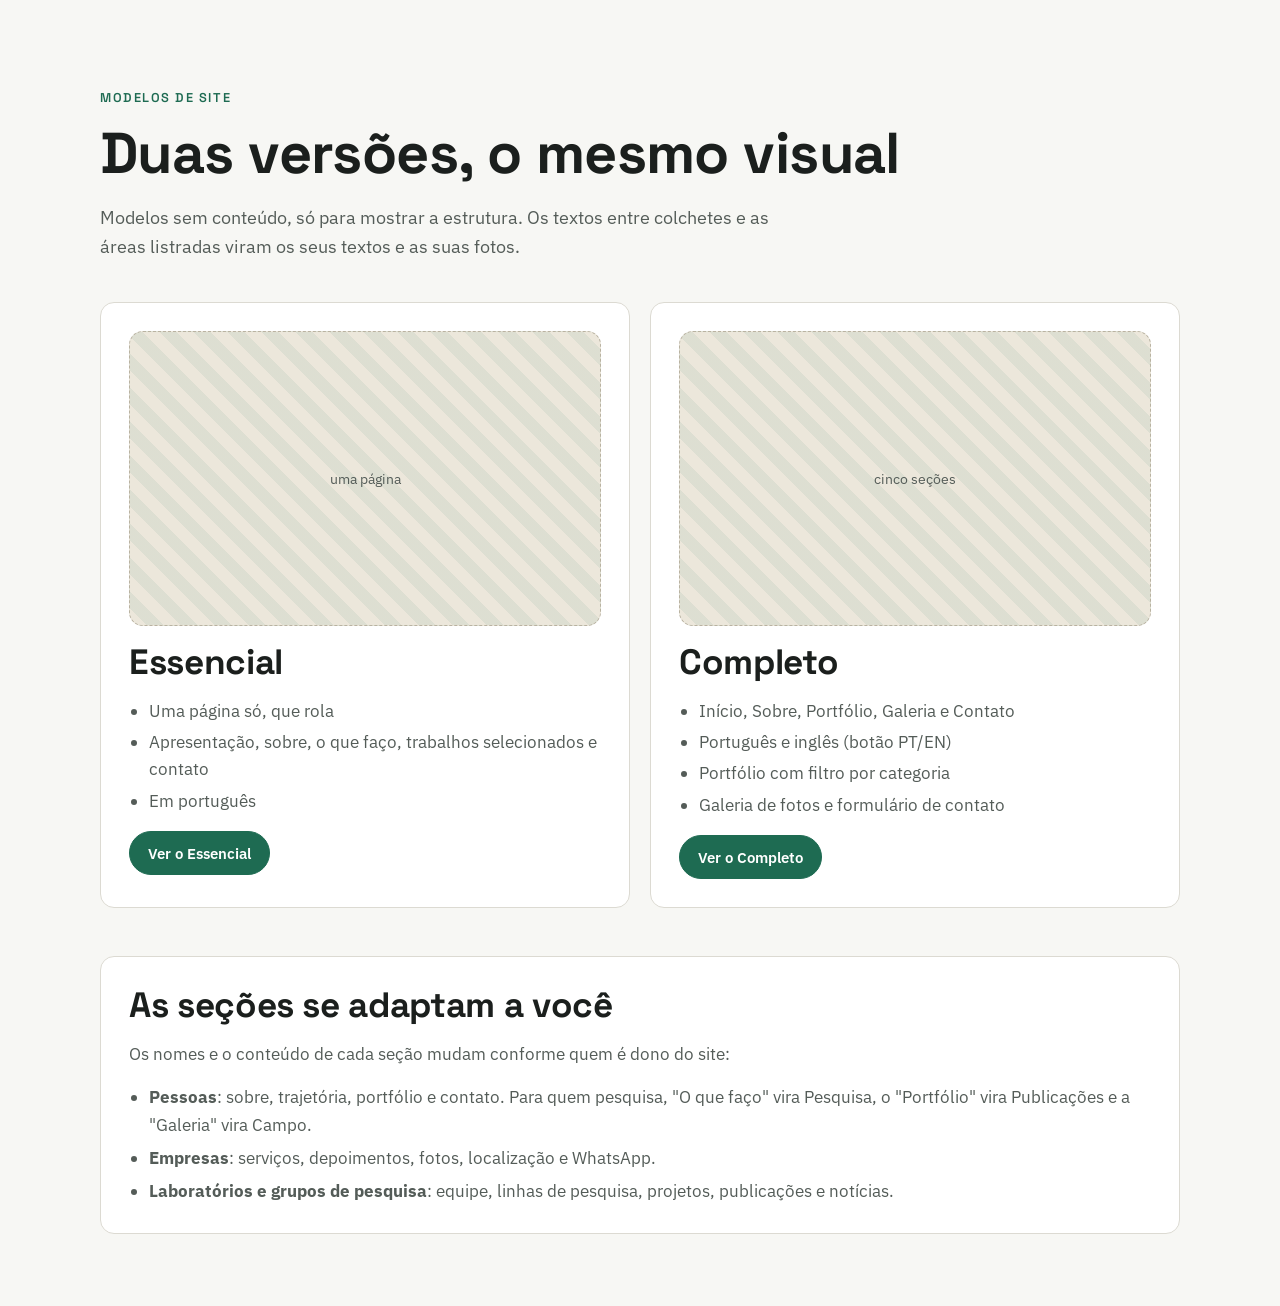
<file: index.html>
<!doctype html>
<html lang="pt-BR">
<head>
  <meta charset="utf-8">
  <meta name="viewport" content="width=device-width, initial-scale=1">
  <title>Modelos de site</title>
  <meta name="description" content="Dois modelos de site, Essencial e Completo, para pessoas, empresas e laboratórios.">
  <link rel="preconnect" href="https://fonts.googleapis.com">
  <link rel="preconnect" href="https://fonts.gstatic.com" crossorigin>
  <link href="https://fonts.googleapis.com/css2?family=IBM+Plex+Sans:wght@400;600&family=Space+Grotesk:wght@500;700&display=swap" rel="stylesheet">
  <link rel="stylesheet" href="assets/style.css">
  <style>
    .choose { padding: 88px 0 72px; }
    .choose .grid { margin-top: 40px; grid-template-columns: repeat(auto-fit, minmax(300px, 1fr)); }
    .choose .card { padding: 28px; gap: 16px; }
    .choose .ph { aspect-ratio: 16 / 10; }
    .choose ul { margin: 0; padding-left: 20px; color: var(--muted); display: flex; flex-direction: column; gap: 4px; }
    .adapt { margin-top: 48px; }
  </style>
</head>
<body>
  <main class="wrap choose">
    <p class="eyebrow">Modelos de site</p>
    <h1>Duas versões, o mesmo visual</h1>
    <p class="lead" style="margin-top: 16px">Modelos sem conteúdo, só para mostrar a estrutura. Os textos entre colchetes e as áreas listradas viram os seus textos e as suas fotos.</p>

    <div class="grid">
      <a class="card" href="essencial/">
        <div class="ph" aria-hidden="true">uma página</div>
        <h2>Essencial</h2>
        <ul>
          <li>Uma página só, que rola</li>
          <li>Apresentação, sobre, o que faço, trabalhos selecionados e contato</li>
          <li>Em português</li>
        </ul>
        <span class="btn" style="align-self: flex-start">Ver o Essencial</span>
      </a>
      <a class="card" href="completo/">
        <div class="ph" aria-hidden="true">cinco seções</div>
        <h2>Completo</h2>
        <ul>
          <li>Início, Sobre, Portfólio, Galeria e Contato</li>
          <li>Português e inglês (botão PT/EN)</li>
          <li>Portfólio com filtro por categoria</li>
          <li>Galeria de fotos e formulário de contato</li>
        </ul>
        <span class="btn" style="align-self: flex-start">Ver o Completo</span>
      </a>
    </div>

    <div class="card adapt">
      <h2>As seções se adaptam a você</h2>
      <p class="muted">Os nomes e o conteúdo de cada seção mudam conforme quem é dono do site:</p>
      <ul class="muted" style="margin: 0; padding-left: 20px; display: flex; flex-direction: column; gap: 6px">
        <li><strong>Pessoas</strong>: sobre, trajetória, portfólio e contato. Para quem pesquisa, "O que faço" vira Pesquisa, o "Portfólio" vira Publicações e a "Galeria" vira Campo.</li>
        <li><strong>Empresas</strong>: serviços, depoimentos, fotos, localização e WhatsApp.</li>
        <li><strong>Laboratórios e grupos de pesquisa</strong>: equipe, linhas de pesquisa, projetos, publicações e notícias.</li>
      </ul>
    </div>
  </main>
</body>
</html>
</file>
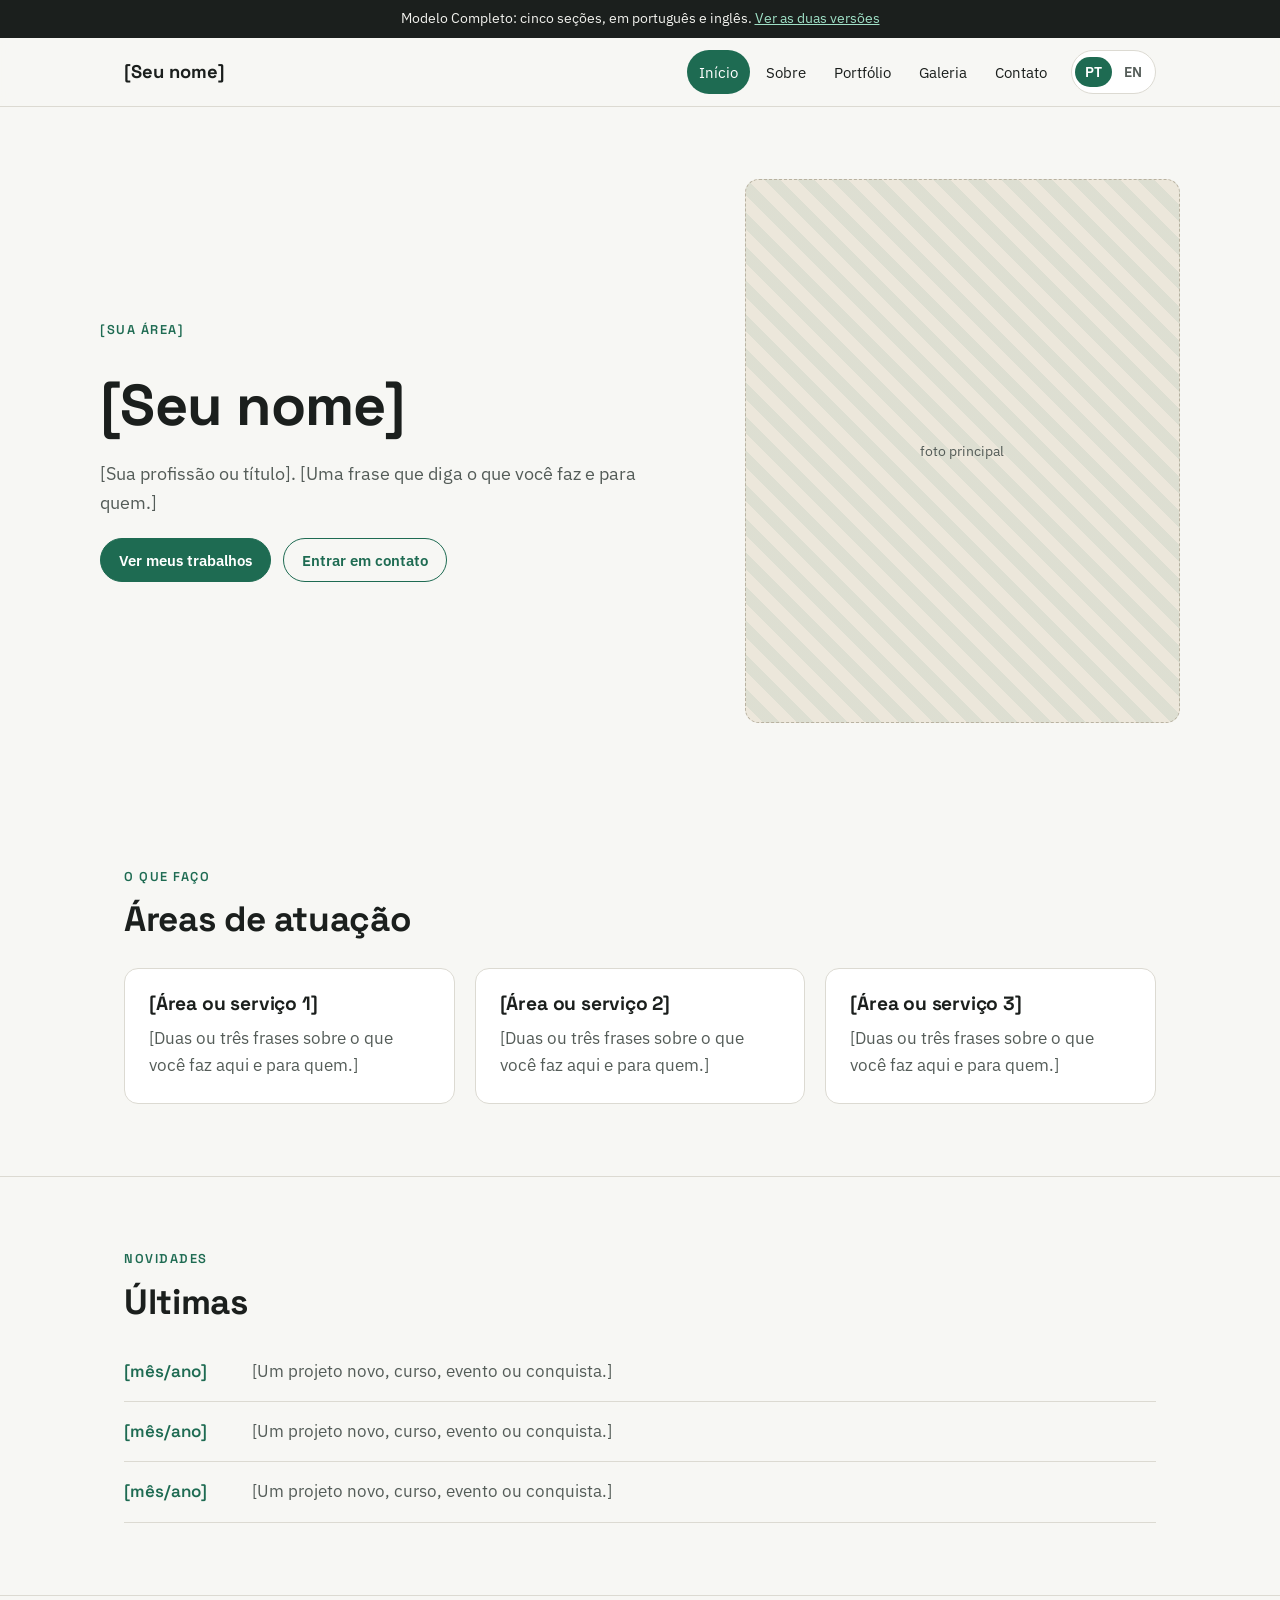
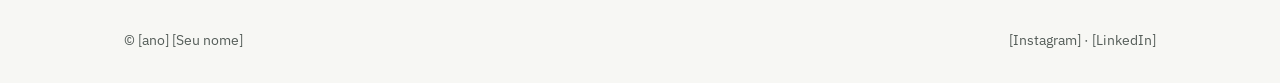
<file: completo/index.html>
<!doctype html>
<html lang="pt-BR">
<head>
  <meta charset="utf-8">
  <meta name="viewport" content="width=device-width, initial-scale=1">
  <title>[Seu nome] · Modelo Completo</title>
  <meta name="description" content="Modelo Completo de site: cinco seções, português e inglês.">
  <link rel="preconnect" href="https://fonts.googleapis.com">
  <link rel="preconnect" href="https://fonts.gstatic.com" crossorigin>
  <link href="https://fonts.googleapis.com/css2?family=IBM+Plex+Sans:wght@400;600&family=Space+Grotesk:wght@500;700&display=swap" rel="stylesheet">
  <link rel="stylesheet" href="../assets/style.css">
  <link rel="stylesheet" href="completo.css">
</head>
<body>
  <div class="demo-bar"><span data-en="Complete template: five sections, Portuguese and English.">Modelo Completo: cinco seções, em português e inglês.</span> <a href="../" data-en="See both versions">Ver as duas versões</a></div>

  <header class="site-header">
    <div class="wrap">
      <a class="brand" href="index.html">[Seu nome]</a>
      <nav class="nav" aria-label="Menu">
        <a href="index.html" aria-current="page" data-en="Home">Início</a>
        <a href="sobre.html" data-en="About">Sobre</a>
        <a href="portfolio.html" data-en="Portfolio">Portfólio</a>
        <a href="galeria.html" data-en="Gallery">Galeria</a>
        <a href="contato.html" data-en="Contact">Contato</a>
        <button class="lang" type="button" data-lang-toggle aria-label="Switch to English"><span data-l="pt">PT</span><span data-l="en">EN</span></button>
      </nav>
    </div>
  </header>

  <main>
    <div class="wrap hero-c">
      <div class="stack" style="gap: 20px">
        <p class="eyebrow" data-en="[Your field]">[Sua área]</p>
        <h1>[Seu nome]</h1>
        <p class="lead" data-en="[Your profession or title]. [One sentence on what you do and for whom.]">[Sua profissão ou título]. [Uma frase que diga o que você faz e para quem.]</p>
        <div class="btn-row">
          <a class="btn" href="portfolio.html" data-en="See my work">Ver meus trabalhos</a>
          <a class="btn ghost" href="contato.html" data-en="Get in touch">Entrar em contato</a>
        </div>
      </div>
      <div class="ph" role="img" aria-label="Espaço para foto principal" data-en="main photo">foto principal</div>
    </div>

    <section class="section">
      <div class="wrap stack" style="gap: 28px">
        <div>
          <p class="eyebrow" data-en="What I do">O que faço</p>
          <h2 data-en="Areas of work">Áreas de atuação</h2>
        </div>
        <div class="grid">
          <article class="card">
            <h3 data-en="[Area or service 1]">[Área ou serviço 1]</h3>
            <p class="slot" data-en="[Two or three sentences on what you do here and for whom.]">[Duas ou três frases sobre o que você faz aqui e para quem.]</p>
          </article>
          <article class="card">
            <h3 data-en="[Area or service 2]">[Área ou serviço 2]</h3>
            <p class="slot" data-en="[Two or three sentences on what you do here and for whom.]">[Duas ou três frases sobre o que você faz aqui e para quem.]</p>
          </article>
          <article class="card">
            <h3 data-en="[Area or service 3]">[Área ou serviço 3]</h3>
            <p class="slot" data-en="[Two or three sentences on what you do here and for whom.]">[Duas ou três frases sobre o que você faz aqui e para quem.]</p>
          </article>
        </div>
      </div>
    </section>

    <section class="section">
      <div class="wrap stack" style="gap: 20px">
        <div>
          <p class="eyebrow" data-en="News">Novidades</p>
          <h2 data-en="Latest">Últimas</h2>
        </div>
        <ul class="news">
          <li><time data-en="[month/year]">[mês/ano]</time><span class="slot" data-en="[A new project, course, event or achievement.]">[Um projeto novo, curso, evento ou conquista.]</span></li>
          <li><time data-en="[month/year]">[mês/ano]</time><span class="slot" data-en="[A new project, course, event or achievement.]">[Um projeto novo, curso, evento ou conquista.]</span></li>
          <li><time data-en="[month/year]">[mês/ano]</time><span class="slot" data-en="[A new project, course, event or achievement.]">[Um projeto novo, curso, evento ou conquista.]</span></li>
        </ul>
      </div>
    </section>
  </main>

  <footer class="site-footer">
    <div class="wrap">
      <span>© [ano] [Seu nome]</span>
      <span>[Instagram] · [LinkedIn]</span>
    </div>
  </footer>
  <script src="site.js"></script>
</body>
</html>
</file>
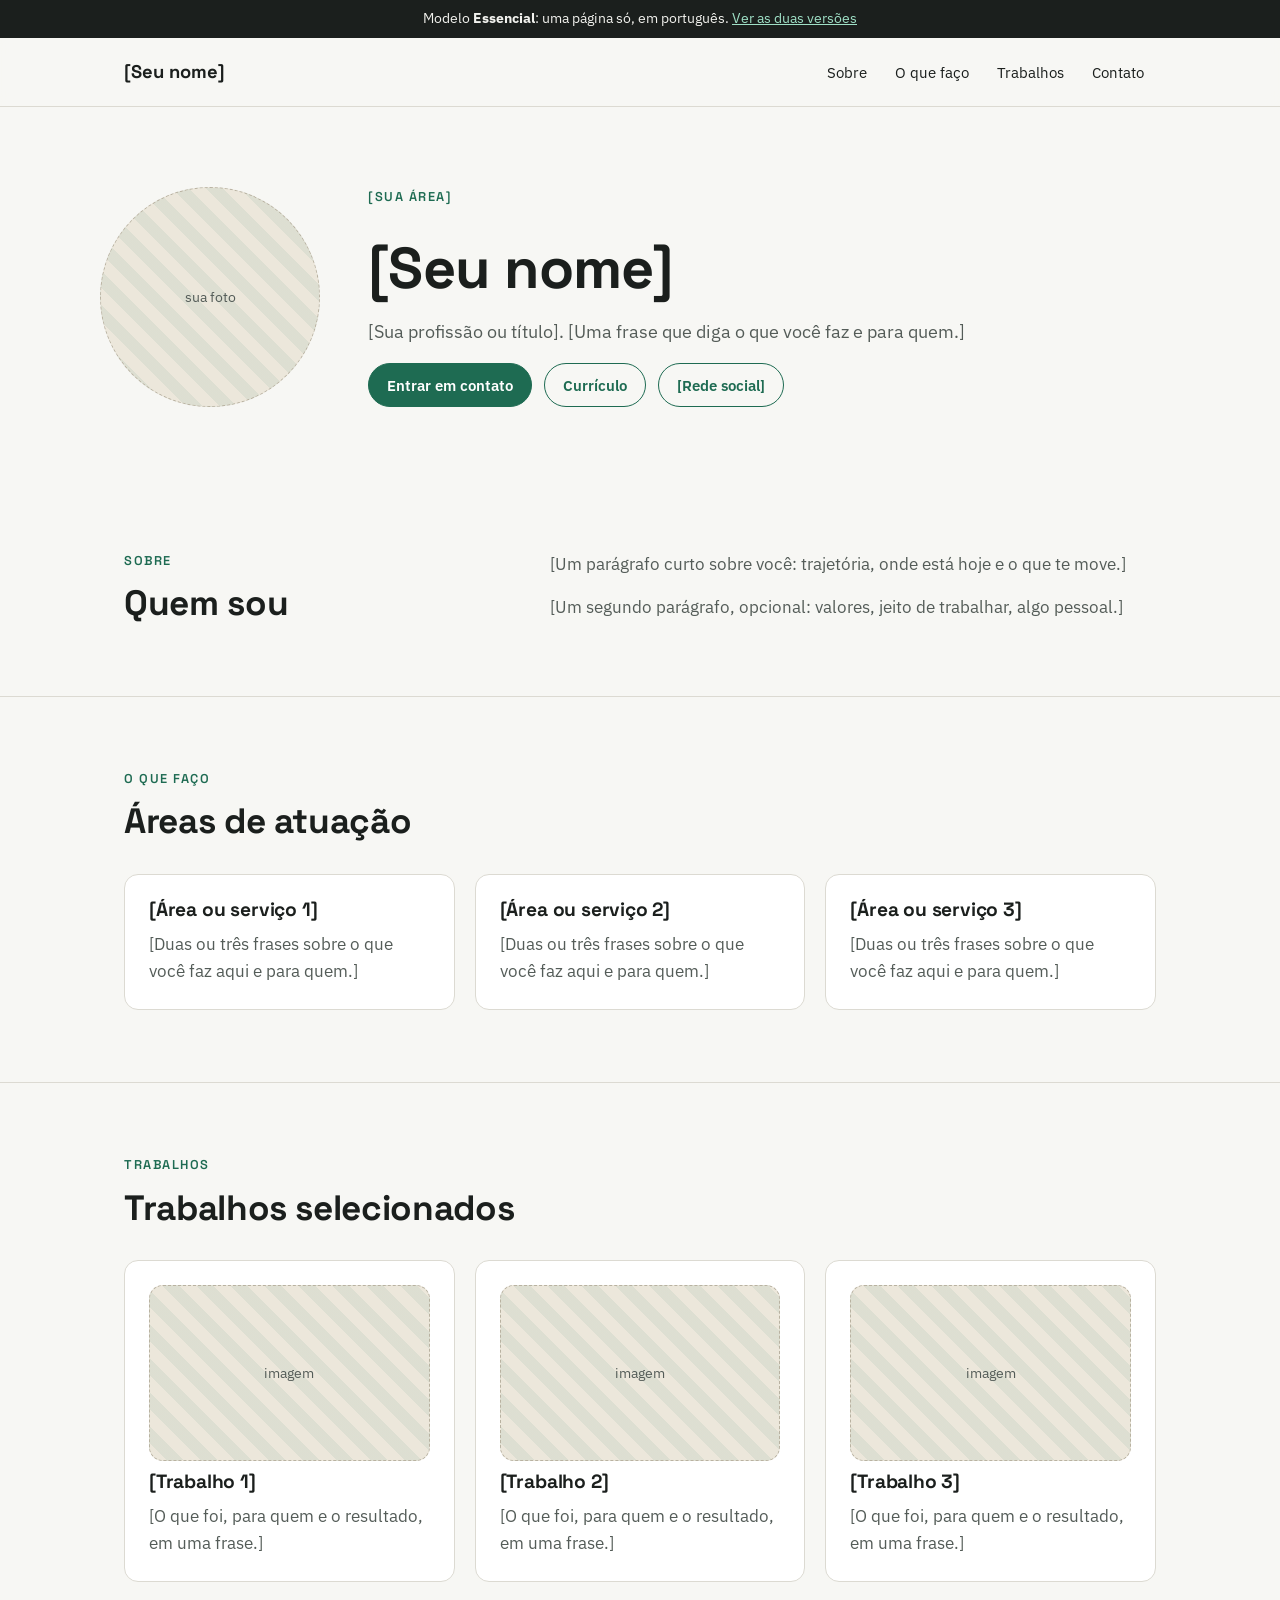
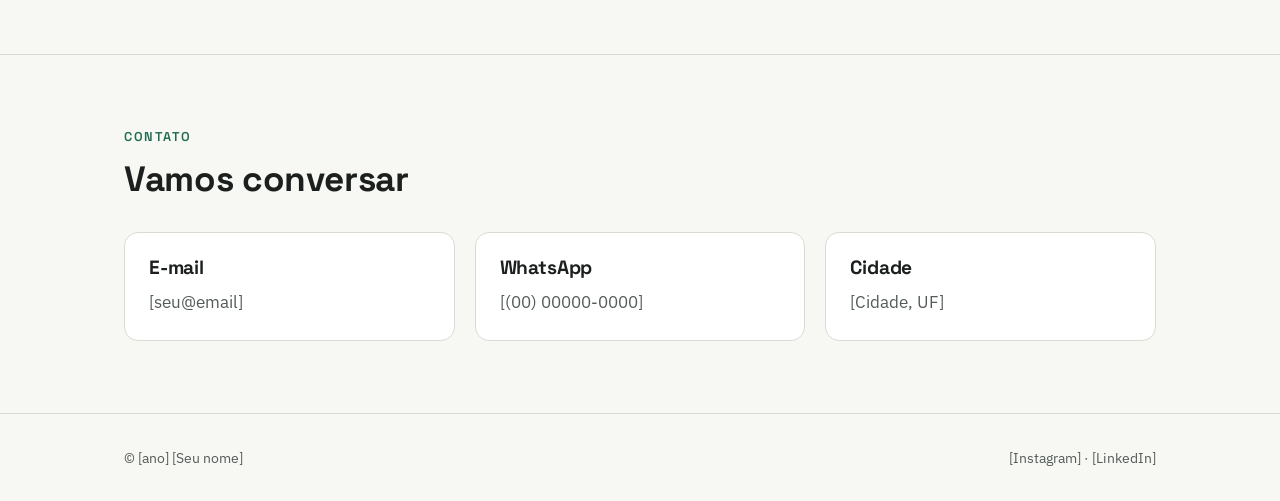
<file: essencial/index.html>
<!doctype html>
<html lang="pt-BR">
<head>
  <meta charset="utf-8">
  <meta name="viewport" content="width=device-width, initial-scale=1">
  <title>[Seu nome] · Modelo Essencial</title>
  <meta name="description" content="Modelo Essencial de site: uma página com apresentação, sobre, o que faço, trabalhos e contato.">
  <link rel="preconnect" href="https://fonts.googleapis.com">
  <link rel="preconnect" href="https://fonts.gstatic.com" crossorigin>
  <link href="https://fonts.googleapis.com/css2?family=IBM+Plex+Sans:wght@400;600&family=Space+Grotesk:wght@500;700&display=swap" rel="stylesheet">
  <link rel="stylesheet" href="../assets/style.css">
  <style>
    .hero { display: grid; grid-template-columns: 220px 1fr; gap: 48px; align-items: center; padding: 80px 0 72px; }
    .hero .ph { width: 220px; height: 220px; }
    .about { display: grid; grid-template-columns: 1fr 1.6fr; gap: 48px; }
    .work .ph { aspect-ratio: 16 / 10; }
    .contact { display: grid; gap: 20px; grid-template-columns: repeat(auto-fit, minmax(220px, 1fr)); }
    @media (max-width: 760px) {
      .hero, .about { grid-template-columns: 1fr; gap: 28px; }
      .hero .ph { width: 160px; height: 160px; }
    }
  </style>
</head>
<body>
  <div class="demo-bar">Modelo <strong>Essencial</strong>: uma página só, em português. <a href="../">Ver as duas versões</a></div>

  <header class="site-header">
    <div class="wrap">
      <a class="brand" href="#inicio">[Seu nome]</a>
      <nav class="nav" aria-label="Seções">
        <a href="#sobre">Sobre</a>
        <a href="#o-que-faco">O que faço</a>
        <a href="#trabalhos">Trabalhos</a>
        <a href="#contato">Contato</a>
      </nav>
    </div>
  </header>

  <main id="inicio">
    <div class="wrap hero">
      <div class="ph round" role="img" aria-label="Espaço para foto de perfil">sua foto</div>
      <div class="stack">
        <p class="eyebrow">[Sua área]</p>
        <h1>[Seu nome]</h1>
        <p class="lead">[Sua profissão ou título]. [Uma frase que diga o que você faz e para quem.]</p>
        <div class="btn-row">
          <a class="btn" href="#contato">Entrar em contato</a>
          <a class="btn ghost" href="#">Currículo</a>
          <a class="btn ghost" href="#">[Rede social]</a>
        </div>
      </div>
    </div>

    <section class="section" id="sobre">
      <div class="wrap about">
        <div>
          <p class="eyebrow">Sobre</p>
          <h2>Quem sou</h2>
        </div>
        <div class="stack">
          <p class="slot">[Um parágrafo curto sobre você: trajetória, onde está hoje e o que te move.]</p>
          <p class="slot">[Um segundo parágrafo, opcional: valores, jeito de trabalhar, algo pessoal.]</p>
        </div>
      </div>
    </section>

    <section class="section" id="o-que-faco">
      <div class="wrap stack" style="gap: 32px">
        <div>
          <p class="eyebrow">O que faço</p>
          <h2>Áreas de atuação</h2>
        </div>
        <div class="grid">
          <article class="card">
            <h3>[Área ou serviço 1]</h3>
            <p class="slot">[Duas ou três frases sobre o que você faz aqui e para quem.]</p>
          </article>
          <article class="card">
            <h3>[Área ou serviço 2]</h3>
            <p class="slot">[Duas ou três frases sobre o que você faz aqui e para quem.]</p>
          </article>
          <article class="card">
            <h3>[Área ou serviço 3]</h3>
            <p class="slot">[Duas ou três frases sobre o que você faz aqui e para quem.]</p>
          </article>
        </div>
      </div>
    </section>

    <section class="section" id="trabalhos">
      <div class="wrap stack" style="gap: 32px">
        <div>
          <p class="eyebrow">Trabalhos</p>
          <h2>Trabalhos selecionados</h2>
        </div>
        <div class="grid work">
          <article class="card">
            <div class="ph" role="img" aria-label="Espaço para imagem do trabalho">imagem</div>
            <h3>[Trabalho 1]</h3>
            <p class="slot">[O que foi, para quem e o resultado, em uma frase.]</p>
          </article>
          <article class="card">
            <div class="ph" role="img" aria-label="Espaço para imagem do trabalho">imagem</div>
            <h3>[Trabalho 2]</h3>
            <p class="slot">[O que foi, para quem e o resultado, em uma frase.]</p>
          </article>
          <article class="card">
            <div class="ph" role="img" aria-label="Espaço para imagem do trabalho">imagem</div>
            <h3>[Trabalho 3]</h3>
            <p class="slot">[O que foi, para quem e o resultado, em uma frase.]</p>
          </article>
        </div>
      </div>
    </section>

    <section class="section" id="contato">
      <div class="wrap stack" style="gap: 32px">
        <div>
          <p class="eyebrow">Contato</p>
          <h2>Vamos conversar</h2>
        </div>
        <div class="contact">
          <div class="card"><h3>E-mail</h3><p class="slot">[seu@email]</p></div>
          <div class="card"><h3>WhatsApp</h3><p class="slot">[(00) 00000-0000]</p></div>
          <div class="card"><h3>Cidade</h3><p class="slot">[Cidade, UF]</p></div>
        </div>
      </div>
    </section>
  </main>

  <footer class="site-footer">
    <div class="wrap">
      <span>© [ano] [Seu nome]</span>
      <span>[Instagram] · [LinkedIn]</span>
    </div>
  </footer>
</body>
</html>
</file>
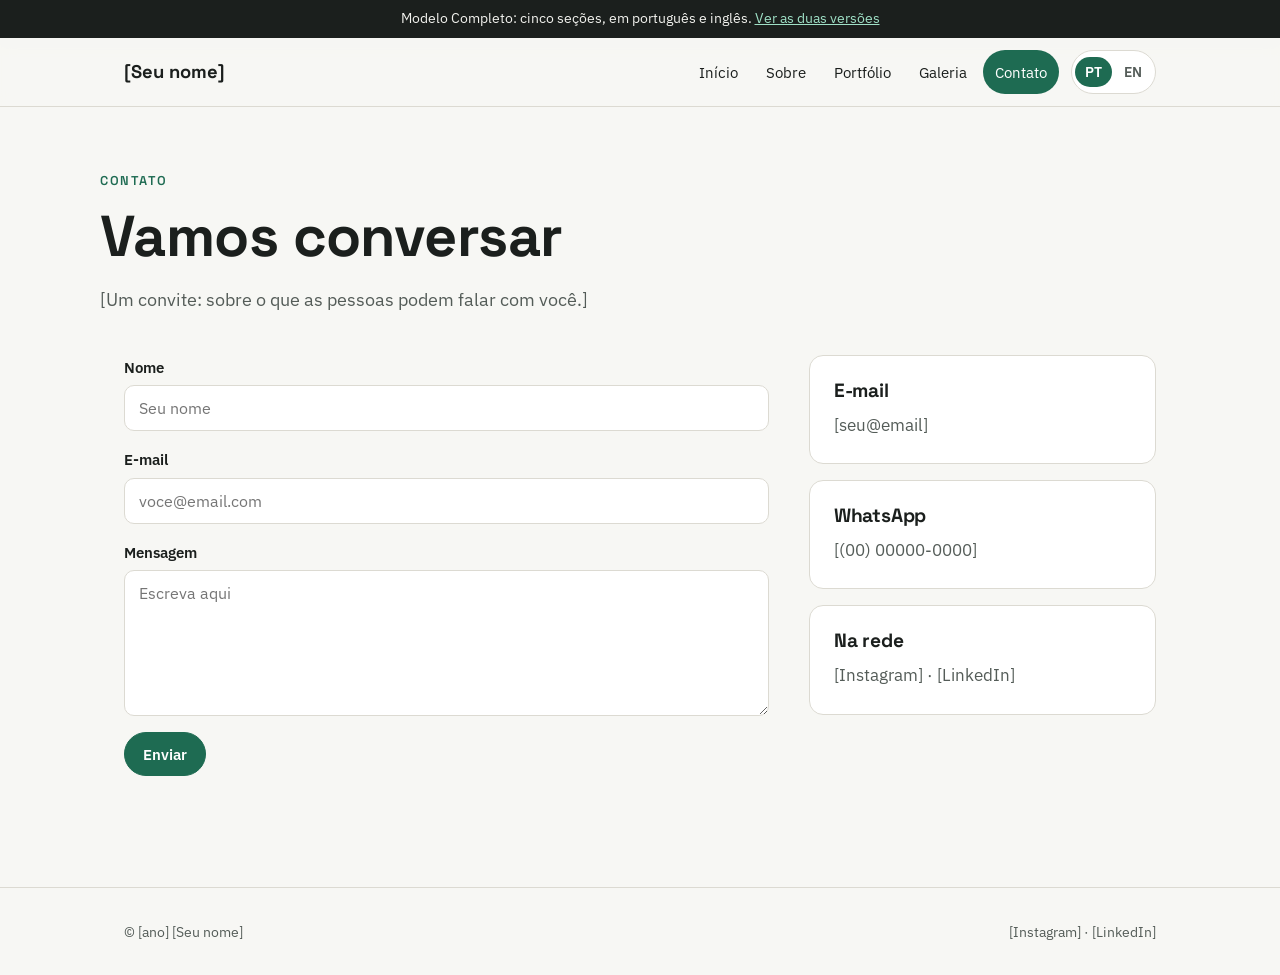
<file: completo/contato.html>
<!doctype html>
<html lang="pt-BR">
<head>
  <meta charset="utf-8">
  <meta name="viewport" content="width=device-width, initial-scale=1">
  <title>Contato · [Seu nome]</title>
  <link rel="preconnect" href="https://fonts.googleapis.com">
  <link rel="preconnect" href="https://fonts.gstatic.com" crossorigin>
  <link href="https://fonts.googleapis.com/css2?family=IBM+Plex+Sans:wght@400;600&family=Space+Grotesk:wght@500;700&display=swap" rel="stylesheet">
  <link rel="stylesheet" href="../assets/style.css">
  <link rel="stylesheet" href="completo.css">
</head>
<body>
  <div class="demo-bar"><span data-en="Complete template: five sections, Portuguese and English.">Modelo Completo: cinco seções, em português e inglês.</span> <a href="../" data-en="See both versions">Ver as duas versões</a></div>

  <header class="site-header">
    <div class="wrap">
      <a class="brand" href="index.html">[Seu nome]</a>
      <nav class="nav" aria-label="Menu">
        <a href="index.html" data-en="Home">Início</a>
        <a href="sobre.html" data-en="About">Sobre</a>
        <a href="portfolio.html" data-en="Portfolio">Portfólio</a>
        <a href="galeria.html" data-en="Gallery">Galeria</a>
        <a href="contato.html" aria-current="page" data-en="Contact">Contato</a>
        <button class="lang" type="button" data-lang-toggle aria-label="Switch to English"><span data-l="pt">PT</span><span data-l="en">EN</span></button>
      </nav>
    </div>
  </header>

  <main>
    <div class="wrap page-head">
      <p class="eyebrow" data-en="Contact">Contato</p>
      <h1 data-en="Let's talk">Vamos conversar</h1>
      <p class="lead slot" data-en="[An invitation: what people can write to you about.]">[Um convite: sobre o que as pessoas podem falar com você.]</p>
    </div>

    <section class="section" style="padding-top: 32px">
      <div class="wrap contact-c">
        <form class="form" data-demo-form>
          <label><span data-en="Name">Nome</span>
            <input type="text" name="nome" autocomplete="name" placeholder="Seu nome" data-en-placeholder="Your name">
          </label>
          <label><span data-en="E-mail">E-mail</span>
            <input type="email" name="email" autocomplete="email" placeholder="voce@email.com" data-en-placeholder="you@email.com">
          </label>
          <label><span data-en="Message">Mensagem</span>
            <textarea name="mensagem" rows="6" placeholder="Escreva aqui" data-en-placeholder="Write here"></textarea>
          </label>
          <div class="btn-row"><button class="btn" type="submit" data-en="Send">Enviar</button></div>
          <p class="form-status" role="status"></p>
        </form>
        <aside class="stack">
          <div class="card"><h3>E-mail</h3><p class="slot">[seu@email]</p></div>
          <div class="card"><h3>WhatsApp</h3><p class="slot">[(00) 00000-0000]</p></div>
          <div class="card"><h3 data-en="Elsewhere">Na rede</h3><p class="slot">[Instagram] · [LinkedIn]</p></div>
        </aside>
      </div>
    </section>
  </main>

  <footer class="site-footer">
    <div class="wrap">
      <span>© [ano] [Seu nome]</span>
      <span>[Instagram] · [LinkedIn]</span>
    </div>
  </footer>
  <script src="site.js"></script>
</body>
</html>
</file>
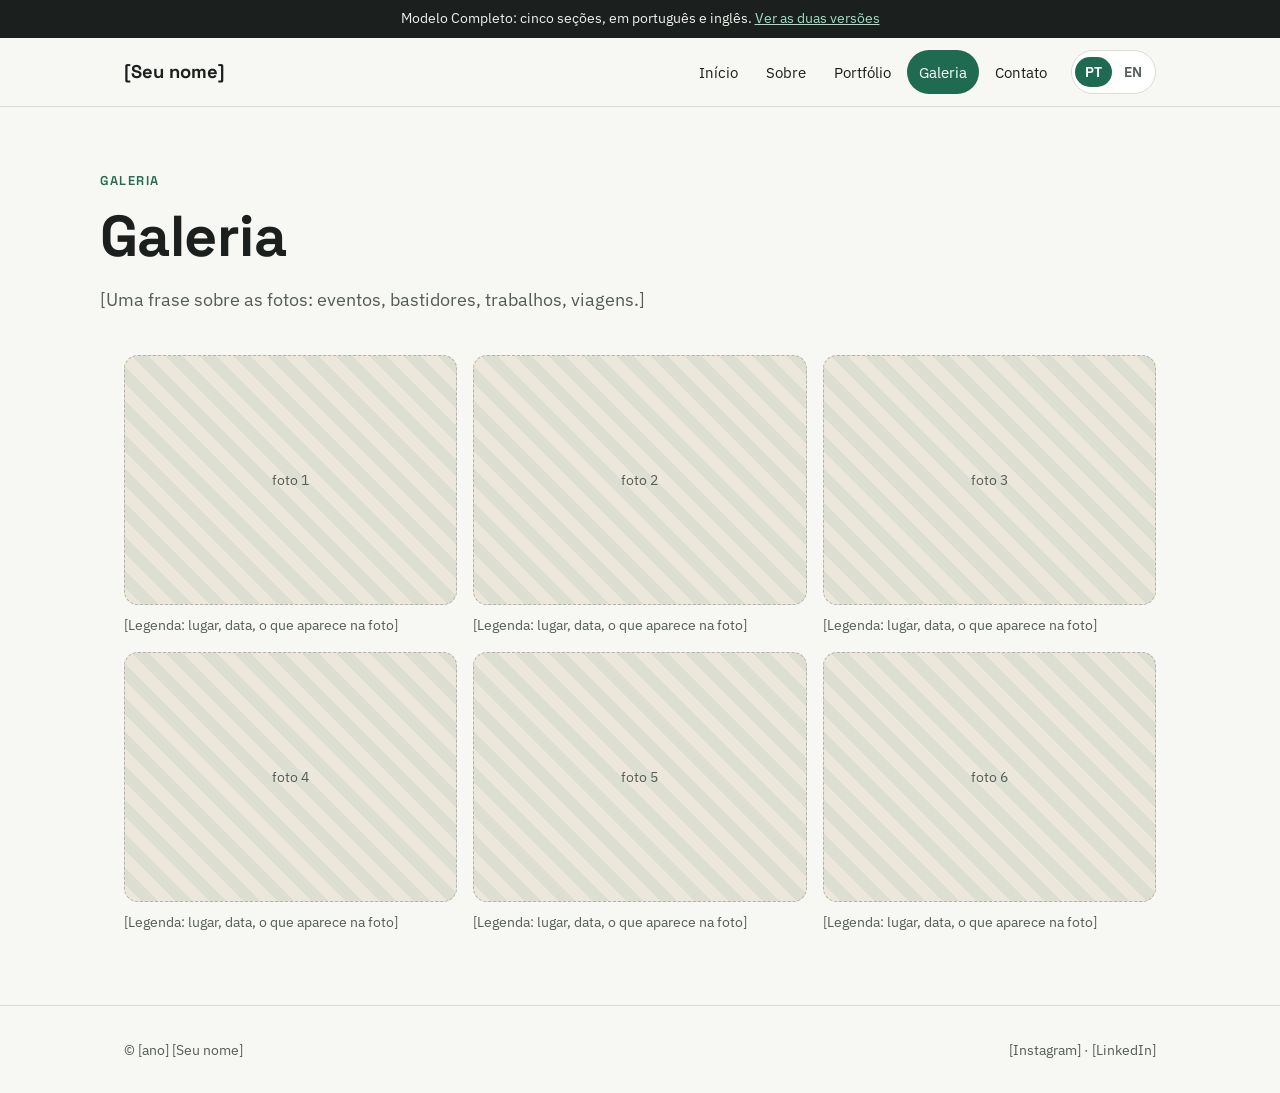
<file: completo/galeria.html>
<!doctype html>
<html lang="pt-BR">
<head>
  <meta charset="utf-8">
  <meta name="viewport" content="width=device-width, initial-scale=1">
  <title>Galeria · [Seu nome]</title>
  <link rel="preconnect" href="https://fonts.googleapis.com">
  <link rel="preconnect" href="https://fonts.gstatic.com" crossorigin>
  <link href="https://fonts.googleapis.com/css2?family=IBM+Plex+Sans:wght@400;600&family=Space+Grotesk:wght@500;700&display=swap" rel="stylesheet">
  <link rel="stylesheet" href="../assets/style.css">
  <link rel="stylesheet" href="completo.css">
</head>
<body>
  <div class="demo-bar"><span data-en="Complete template: five sections, Portuguese and English.">Modelo Completo: cinco seções, em português e inglês.</span> <a href="../" data-en="See both versions">Ver as duas versões</a></div>

  <header class="site-header">
    <div class="wrap">
      <a class="brand" href="index.html">[Seu nome]</a>
      <nav class="nav" aria-label="Menu">
        <a href="index.html" data-en="Home">Início</a>
        <a href="sobre.html" data-en="About">Sobre</a>
        <a href="portfolio.html" data-en="Portfolio">Portfólio</a>
        <a href="galeria.html" aria-current="page" data-en="Gallery">Galeria</a>
        <a href="contato.html" data-en="Contact">Contato</a>
        <button class="lang" type="button" data-lang-toggle aria-label="Switch to English"><span data-l="pt">PT</span><span data-l="en">EN</span></button>
      </nav>
    </div>
  </header>

  <main>
    <div class="wrap page-head">
      <p class="eyebrow" data-en="Gallery">Galeria</p>
      <h1 data-en="Gallery">Galeria</h1>
      <p class="lead slot" data-en="[A sentence about these photos: events, behind the scenes, work, travel.]">[Uma frase sobre as fotos: eventos, bastidores, trabalhos, viagens.]</p>
    </div>

    <section class="section" style="padding-top: 32px">
      <div class="wrap gallery">
        <figure><div class="ph" role="img" aria-label="Espaço para foto" data-en="photo 1">foto 1</div><figcaption data-en="[Caption: place, date, what is in the photo]">[Legenda: lugar, data, o que aparece na foto]</figcaption></figure>
        <figure><div class="ph" role="img" aria-label="Espaço para foto" data-en="photo 2">foto 2</div><figcaption data-en="[Caption: place, date, what is in the photo]">[Legenda: lugar, data, o que aparece na foto]</figcaption></figure>
        <figure><div class="ph" role="img" aria-label="Espaço para foto" data-en="photo 3">foto 3</div><figcaption data-en="[Caption: place, date, what is in the photo]">[Legenda: lugar, data, o que aparece na foto]</figcaption></figure>
        <figure><div class="ph" role="img" aria-label="Espaço para foto" data-en="photo 4">foto 4</div><figcaption data-en="[Caption: place, date, what is in the photo]">[Legenda: lugar, data, o que aparece na foto]</figcaption></figure>
        <figure><div class="ph" role="img" aria-label="Espaço para foto" data-en="photo 5">foto 5</div><figcaption data-en="[Caption: place, date, what is in the photo]">[Legenda: lugar, data, o que aparece na foto]</figcaption></figure>
        <figure><div class="ph" role="img" aria-label="Espaço para foto" data-en="photo 6">foto 6</div><figcaption data-en="[Caption: place, date, what is in the photo]">[Legenda: lugar, data, o que aparece na foto]</figcaption></figure>
      </div>
    </section>
  </main>

  <footer class="site-footer">
    <div class="wrap">
      <span>© [ano] [Seu nome]</span>
      <span>[Instagram] · [LinkedIn]</span>
    </div>
  </footer>
  <script src="site.js"></script>
</body>
</html>
</file>
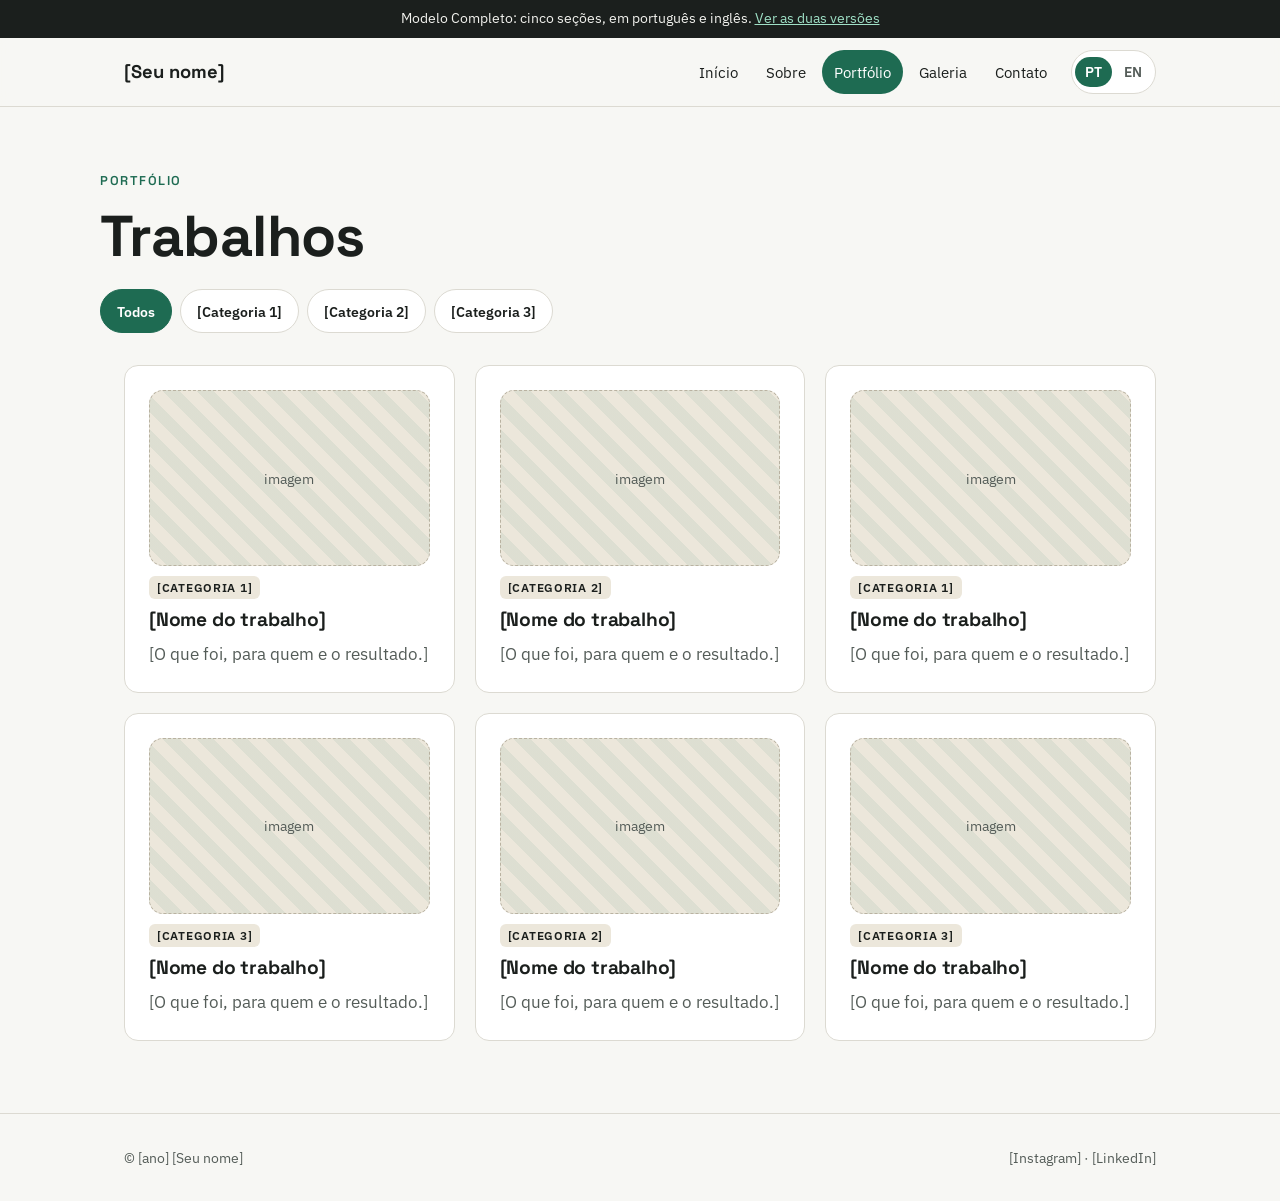
<file: completo/portfolio.html>
<!doctype html>
<html lang="pt-BR">
<head>
  <meta charset="utf-8">
  <meta name="viewport" content="width=device-width, initial-scale=1">
  <title>Portfólio · [Seu nome]</title>
  <link rel="preconnect" href="https://fonts.googleapis.com">
  <link rel="preconnect" href="https://fonts.gstatic.com" crossorigin>
  <link href="https://fonts.googleapis.com/css2?family=IBM+Plex+Sans:wght@400;600&family=Space+Grotesk:wght@500;700&display=swap" rel="stylesheet">
  <link rel="stylesheet" href="../assets/style.css">
  <link rel="stylesheet" href="completo.css">
  <style>.work .ph { aspect-ratio: 16 / 10; }</style>
</head>
<body>
  <div class="demo-bar"><span data-en="Complete template: five sections, Portuguese and English.">Modelo Completo: cinco seções, em português e inglês.</span> <a href="../" data-en="See both versions">Ver as duas versões</a></div>

  <header class="site-header">
    <div class="wrap">
      <a class="brand" href="index.html">[Seu nome]</a>
      <nav class="nav" aria-label="Menu">
        <a href="index.html" data-en="Home">Início</a>
        <a href="sobre.html" data-en="About">Sobre</a>
        <a href="portfolio.html" aria-current="page" data-en="Portfolio">Portfólio</a>
        <a href="galeria.html" data-en="Gallery">Galeria</a>
        <a href="contato.html" data-en="Contact">Contato</a>
        <button class="lang" type="button" data-lang-toggle aria-label="Switch to English"><span data-l="pt">PT</span><span data-l="en">EN</span></button>
      </nav>
    </div>
  </header>

  <main>
    <div class="wrap page-head stack" style="gap: 20px">
      <div>
        <p class="eyebrow" data-en="Portfolio">Portfólio</p>
        <h1 data-en="Work">Trabalhos</h1>
      </div>
      <div class="filters" role="group" aria-label="Filtrar por categoria">
        <button type="button" data-filter="todos" aria-pressed="true" data-en="All">Todos</button>
        <button type="button" data-filter="cat1" aria-pressed="false" data-en="[Category 1]">[Categoria 1]</button>
        <button type="button" data-filter="cat2" aria-pressed="false" data-en="[Category 2]">[Categoria 2]</button>
        <button type="button" data-filter="cat3" aria-pressed="false" data-en="[Category 3]">[Categoria 3]</button>
      </div>
    </div>

    <section class="section" style="padding-top: 24px">
      <div class="wrap grid work">
        <article class="card" data-type="cat1">
          <div class="ph" role="img" aria-label="Espaço para imagem do trabalho" data-en="image">imagem</div>
          <span class="tag" style="align-self: flex-start" data-en="[Category 1]">[Categoria 1]</span>
          <h3 data-en="[Project name]">[Nome do trabalho]</h3>
          <p class="slot" data-en="[What it was, for whom and the result.]">[O que foi, para quem e o resultado.]</p>
        </article>
        <article class="card" data-type="cat2">
          <div class="ph" role="img" aria-label="Espaço para imagem do trabalho" data-en="image">imagem</div>
          <span class="tag" style="align-self: flex-start" data-en="[Category 2]">[Categoria 2]</span>
          <h3 data-en="[Project name]">[Nome do trabalho]</h3>
          <p class="slot" data-en="[What it was, for whom and the result.]">[O que foi, para quem e o resultado.]</p>
        </article>
        <article class="card" data-type="cat1">
          <div class="ph" role="img" aria-label="Espaço para imagem do trabalho" data-en="image">imagem</div>
          <span class="tag" style="align-self: flex-start" data-en="[Category 1]">[Categoria 1]</span>
          <h3 data-en="[Project name]">[Nome do trabalho]</h3>
          <p class="slot" data-en="[What it was, for whom and the result.]">[O que foi, para quem e o resultado.]</p>
        </article>
        <article class="card" data-type="cat3">
          <div class="ph" role="img" aria-label="Espaço para imagem do trabalho" data-en="image">imagem</div>
          <span class="tag" style="align-self: flex-start" data-en="[Category 3]">[Categoria 3]</span>
          <h3 data-en="[Project name]">[Nome do trabalho]</h3>
          <p class="slot" data-en="[What it was, for whom and the result.]">[O que foi, para quem e o resultado.]</p>
        </article>
        <article class="card" data-type="cat2">
          <div class="ph" role="img" aria-label="Espaço para imagem do trabalho" data-en="image">imagem</div>
          <span class="tag" style="align-self: flex-start" data-en="[Category 2]">[Categoria 2]</span>
          <h3 data-en="[Project name]">[Nome do trabalho]</h3>
          <p class="slot" data-en="[What it was, for whom and the result.]">[O que foi, para quem e o resultado.]</p>
        </article>
        <article class="card" data-type="cat3">
          <div class="ph" role="img" aria-label="Espaço para imagem do trabalho" data-en="image">imagem</div>
          <span class="tag" style="align-self: flex-start" data-en="[Category 3]">[Categoria 3]</span>
          <h3 data-en="[Project name]">[Nome do trabalho]</h3>
          <p class="slot" data-en="[What it was, for whom and the result.]">[O que foi, para quem e o resultado.]</p>
        </article>
      </div>
    </section>
  </main>

  <footer class="site-footer">
    <div class="wrap">
      <span>© [ano] [Seu nome]</span>
      <span>[Instagram] · [LinkedIn]</span>
    </div>
  </footer>
  <script src="site.js"></script>
</body>
</html>
</file>
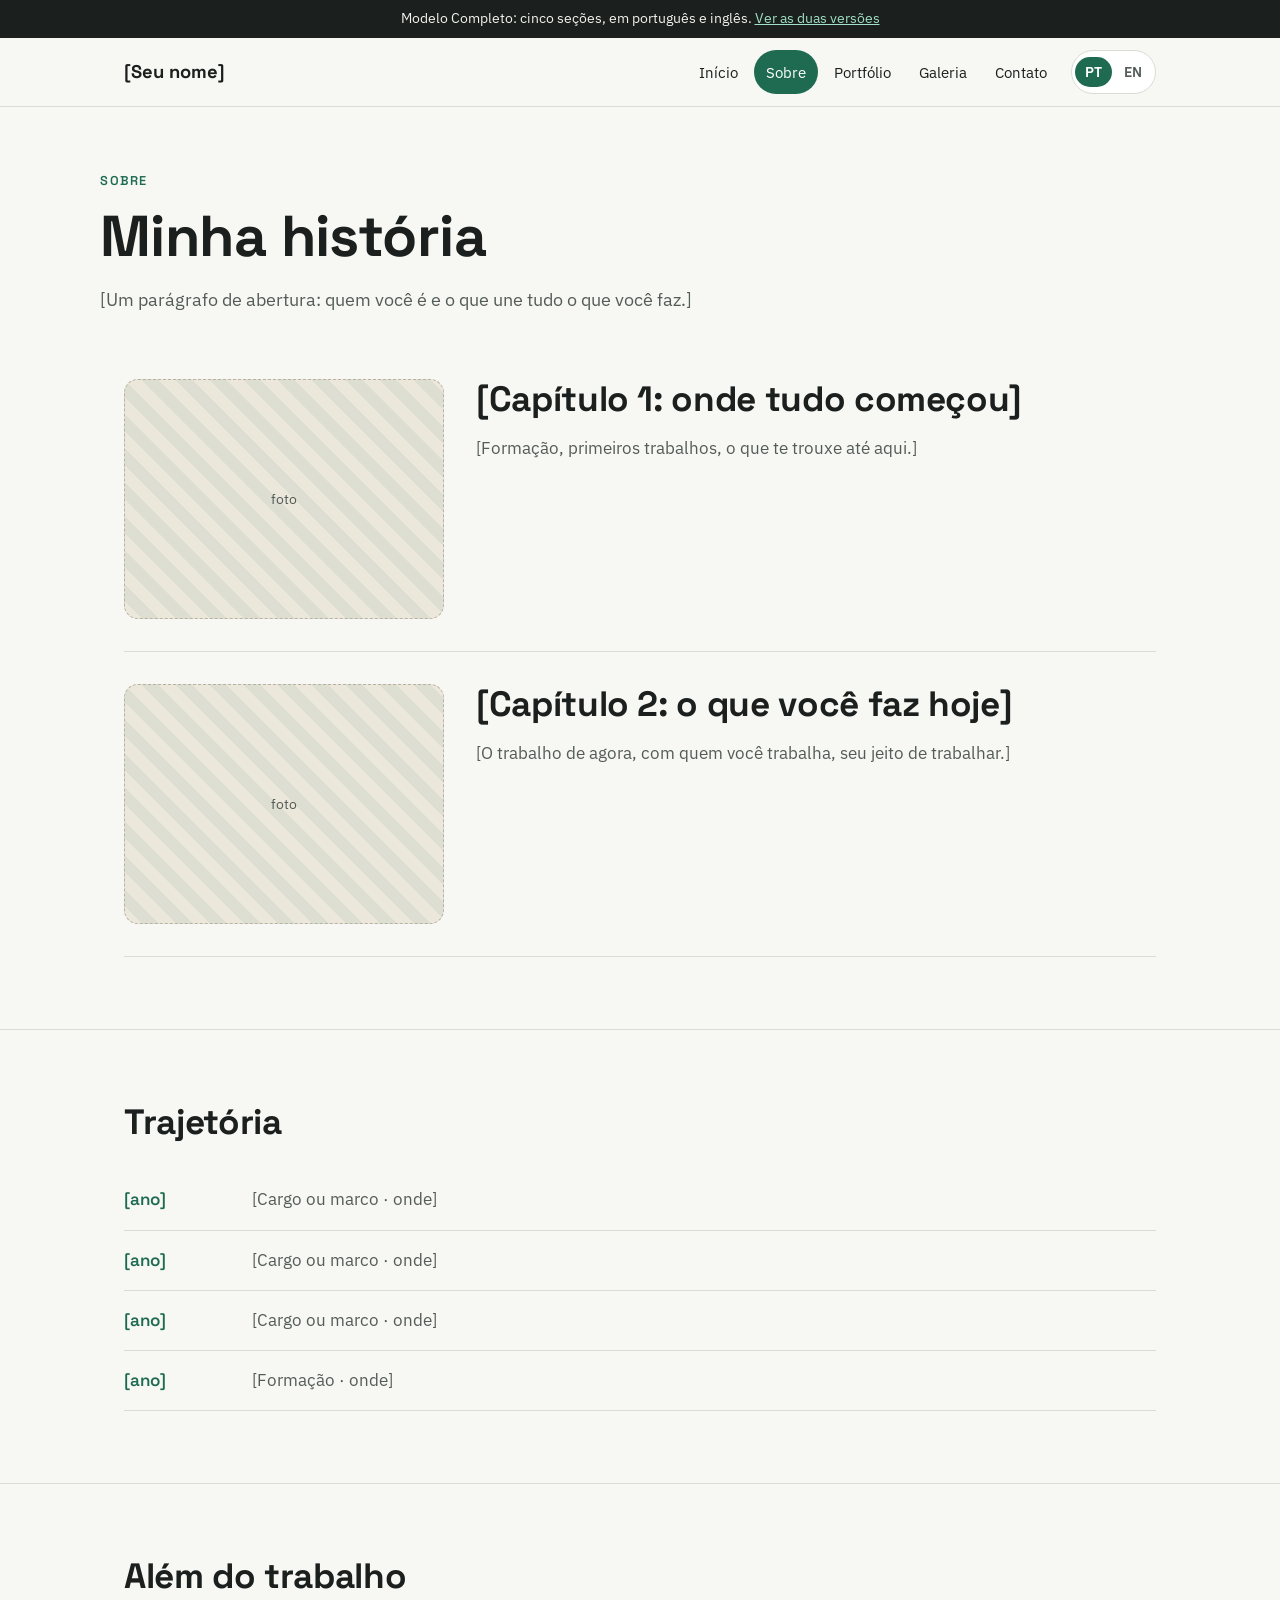
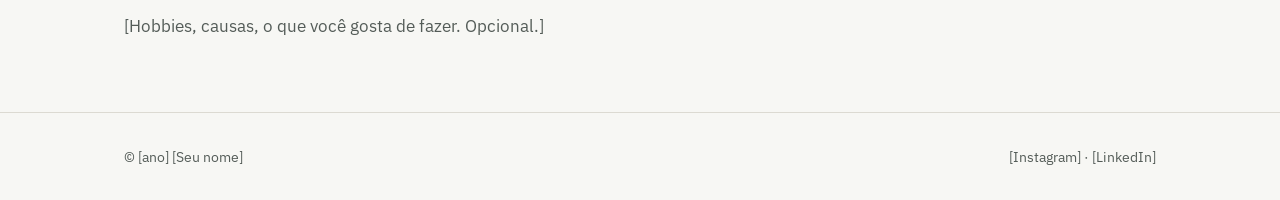
<file: completo/sobre.html>
<!doctype html>
<html lang="pt-BR">
<head>
  <meta charset="utf-8">
  <meta name="viewport" content="width=device-width, initial-scale=1">
  <title>Sobre · [Seu nome]</title>
  <link rel="preconnect" href="https://fonts.googleapis.com">
  <link rel="preconnect" href="https://fonts.gstatic.com" crossorigin>
  <link href="https://fonts.googleapis.com/css2?family=IBM+Plex+Sans:wght@400;600&family=Space+Grotesk:wght@500;700&display=swap" rel="stylesheet">
  <link rel="stylesheet" href="../assets/style.css">
  <link rel="stylesheet" href="completo.css">
</head>
<body>
  <div class="demo-bar"><span data-en="Complete template: five sections, Portuguese and English.">Modelo Completo: cinco seções, em português e inglês.</span> <a href="../" data-en="See both versions">Ver as duas versões</a></div>

  <header class="site-header">
    <div class="wrap">
      <a class="brand" href="index.html">[Seu nome]</a>
      <nav class="nav" aria-label="Menu">
        <a href="index.html" data-en="Home">Início</a>
        <a href="sobre.html" aria-current="page" data-en="About">Sobre</a>
        <a href="portfolio.html" data-en="Portfolio">Portfólio</a>
        <a href="galeria.html" data-en="Gallery">Galeria</a>
        <a href="contato.html" data-en="Contact">Contato</a>
        <button class="lang" type="button" data-lang-toggle aria-label="Switch to English"><span data-l="pt">PT</span><span data-l="en">EN</span></button>
      </nav>
    </div>
  </header>

  <main>
    <div class="wrap page-head">
      <p class="eyebrow" data-en="About">Sobre</p>
      <h1 data-en="My story">Minha história</h1>
      <p class="lead slot" data-en="[An opening paragraph: who you are and what connects everything you do.]">[Um parágrafo de abertura: quem você é e o que une tudo o que você faz.]</p>
    </div>

    <section class="section" style="padding-top: 24px">
      <div class="wrap">
        <article class="line">
          <div class="ph" role="img" aria-label="Espaço para foto" data-en="photo">foto</div>
          <div class="stack">
            <h2 data-en="[Chapter 1: where it started]">[Capítulo 1: onde tudo começou]</h2>
            <p class="slot" data-en="[Background, early work, what got you here.]">[Formação, primeiros trabalhos, o que te trouxe até aqui.]</p>
          </div>
        </article>
        <article class="line">
          <div class="ph" role="img" aria-label="Espaço para foto" data-en="photo">foto</div>
          <div class="stack">
            <h2 data-en="[Chapter 2: what you do today]">[Capítulo 2: o que você faz hoje]</h2>
            <p class="slot" data-en="[Your work now, who you work with, how you work.]">[O trabalho de agora, com quem você trabalha, seu jeito de trabalhar.]</p>
          </div>
        </article>
      </div>
    </section>

    <section class="section">
      <div class="wrap stack" style="gap: 28px">
        <h2 data-en="Path">Trajetória</h2>
        <ul class="news">
          <li><time data-en="[year]">[ano]</time><span class="slot" data-en="[Role or milestone · where]">[Cargo ou marco · onde]</span></li>
          <li><time data-en="[year]">[ano]</time><span class="slot" data-en="[Role or milestone · where]">[Cargo ou marco · onde]</span></li>
          <li><time data-en="[year]">[ano]</time><span class="slot" data-en="[Role or milestone · where]">[Cargo ou marco · onde]</span></li>
          <li><time data-en="[year]">[ano]</time><span class="slot" data-en="[Education · where]">[Formação · onde]</span></li>
        </ul>
      </div>
    </section>

    <section class="section">
      <div class="wrap stack" style="gap: 16px">
        <h2 data-en="Beyond work">Além do trabalho</h2>
        <p class="slot" data-en="[Hobbies, causes, what you like to do. Optional.]">[Hobbies, causas, o que você gosta de fazer. Opcional.]</p>
      </div>
    </section>
  </main>

  <footer class="site-footer">
    <div class="wrap">
      <span>© [ano] [Seu nome]</span>
      <span>[Instagram] · [LinkedIn]</span>
    </div>
  </footer>
  <script src="site.js"></script>
</body>
</html>
</file>
<file: assets/style.css>
/* Base compartilhada pelos dois modelos (Essencial e Completo). */
:root {
  --bg: #f7f7f4;
  --surface: #ffffff;
  --sand: #ece7db;
  --ink: #1b1f1d;
  --muted: #545c58;
  --line: #dcdad2;
  --accent: #1e6b52;
  --accent-strong: #154d3b;
  --accent-ink: #ffffff;
  --radius: 14px;
  --max: 1080px;
  --font-display: "Space Grotesk", system-ui, sans-serif;
  --font-body: "IBM Plex Sans", system-ui, sans-serif;
}

* { box-sizing: border-box; }
[hidden] { display: none !important; }
html { scroll-behavior: smooth; scroll-padding-top: 88px; }
body {
  margin: 0;
  background: var(--bg);
  color: var(--ink);
  font-family: var(--font-body);
  font-size: 17px;
  line-height: 1.6;
}
img { max-width: 100%; display: block; }
a { color: var(--accent); }
a:hover { color: var(--accent-strong); }
h1, h2, h3 { font-family: var(--font-display); line-height: 1.15; margin: 0; letter-spacing: -0.01em; }
h1 { font-size: clamp(2.2rem, 5vw, 3.6rem); }
h2 { font-size: clamp(1.6rem, 3vw, 2.2rem); }
h3 { font-size: 1.2rem; }
p { margin: 0; }

.wrap { width: 100%; max-width: var(--max); margin: 0 auto; padding: 0 24px; }
.section { padding: 72px 0; }
.section + .section { border-top: 1px solid var(--line); }
.eyebrow {
  font-family: var(--font-display);
  font-size: 0.8rem;
  font-weight: 600;
  letter-spacing: 0.12em;
  text-transform: uppercase;
  color: var(--accent);
  margin-bottom: 12px;
}
.lead { font-size: 1.15rem; color: var(--muted); max-width: 62ch; }
.muted { color: var(--muted); }
.stack { display: flex; flex-direction: column; gap: 16px; }

/* Faixa que avisa que é um modelo */
.demo-bar {
  background: var(--ink);
  color: #f2f2ee;
  font-size: 0.85rem;
  text-align: center;
  padding: 8px 16px;
}
.demo-bar a { color: #9fe0c6; }

/* Cabeçalho */
.site-header {
  position: sticky; top: 0; z-index: 10;
  background: rgba(247, 247, 244, 0.92);
  backdrop-filter: blur(8px);
  border-bottom: 1px solid var(--line);
}
.site-header .wrap {
  display: flex; align-items: center; justify-content: space-between;
  gap: 16px; flex-wrap: wrap; min-height: 68px;
}
.brand { font-family: var(--font-display); font-weight: 700; font-size: 1.15rem; color: var(--ink); text-decoration: none; }
.nav { display: flex; gap: 4px; flex-wrap: wrap; align-items: center; }
.nav a {
  color: var(--ink); text-decoration: none; font-size: 0.95rem;
  padding: 10px 12px; border-radius: 999px; min-height: 44px; display: inline-flex; align-items: center;
}
.nav a:hover { background: var(--sand); color: var(--ink); }
.nav a[aria-current="page"] { background: var(--accent); color: var(--accent-ink); }

/* Botões */
.btn {
  display: inline-flex; align-items: center; justify-content: center; gap: 8px;
  min-height: 44px; padding: 10px 18px; border-radius: 999px;
  font: 600 0.95rem var(--font-body); text-decoration: none; cursor: pointer;
  border: 1.5px solid var(--accent); background: var(--accent); color: var(--accent-ink);
}
.btn:hover { background: var(--accent-strong); border-color: var(--accent-strong); color: var(--accent-ink); }
.btn.ghost { background: transparent; color: var(--accent); }
.btn.ghost:hover { background: var(--sand); color: var(--accent-strong); }
.btn-row { display: flex; gap: 12px; flex-wrap: wrap; }

/* Espaços reservados para foto */
.ph {
  background-color: var(--sand);
  background-image: repeating-linear-gradient(45deg, transparent 0 12px, rgba(30, 107, 82, 0.07) 12px 24px);
  border: 1.5px dashed #b9b2a1;
  border-radius: var(--radius);
  display: flex; align-items: center; justify-content: center;
  color: var(--muted); font-size: 0.9rem; text-align: center; padding: 12px;
}
.ph.round { border-radius: 50%; }

/* Texto a preencher */
.slot { color: var(--muted); }

/* Cartões e grades */
.grid { display: grid; gap: 20px; grid-template-columns: repeat(auto-fit, minmax(260px, 1fr)); }
.card {
  background: var(--surface); border: 1px solid var(--line); border-radius: var(--radius);
  padding: 24px; display: flex; flex-direction: column; gap: 10px;
}
a.card { color: inherit; text-decoration: none; }
a.card:hover { border-color: var(--accent); }

/* Publicações */
.pubs { list-style: none; margin: 0; padding: 0; display: flex; flex-direction: column; }
.pubs li { padding: 18px 0; border-bottom: 1px solid var(--line); display: flex; gap: 16px; align-items: baseline; }
.pubs .year { font-family: var(--font-display); font-weight: 600; color: var(--accent); min-width: 3.5rem; }
.tag {
  font-size: 0.75rem; font-weight: 600; text-transform: uppercase; letter-spacing: 0.06em;
  background: var(--sand); color: var(--ink); padding: 2px 8px; border-radius: 6px; white-space: nowrap;
}

/* Rodapé */
.site-footer { border-top: 1px solid var(--line); padding: 32px 0; font-size: 0.9rem; color: var(--muted); }
.site-footer .wrap { display: flex; justify-content: space-between; gap: 12px; flex-wrap: wrap; }

@media (max-width: 640px) {
  .section { padding: 48px 0; }
  .pubs li { flex-direction: column; gap: 4px; }
}
</file>
<file: completo/completo.css>
/* Extras do modelo Completo (somam-se a ../assets/style.css). */
.lang {
  display: inline-flex; gap: 2px; padding: 3px; margin-left: 8px;
  border: 1.5px solid var(--line); border-radius: 999px; background: var(--surface);
  font: 600 0.85rem var(--font-body); cursor: pointer; min-height: 44px; align-items: center;
}
.lang span { padding: 6px 10px; border-radius: 999px; color: var(--muted); }
html[lang="pt-BR"] .lang [data-l="pt"],
html[lang="en"] .lang [data-l="en"] { background: var(--accent); color: var(--accent-ink); }

.page-head { padding: 64px 0 8px; }
.page-head .lead { margin-top: 16px; }

.hero-c { display: grid; grid-template-columns: 1.15fr 0.85fr; gap: 56px; align-items: center; padding: 72px 0; }
.hero-c .ph { aspect-ratio: 4 / 5; width: 100%; }

.news { list-style: none; margin: 0; padding: 0; }
.news li { display: grid; grid-template-columns: 7rem 1fr; gap: 16px; padding: 16px 0; border-bottom: 1px solid var(--line); }
.news time { font-family: var(--font-display); font-weight: 600; color: var(--accent); }

.line { display: grid; grid-template-columns: 320px 1fr; gap: 32px; align-items: start; padding: 32px 0; border-bottom: 1px solid var(--line); }
.line .ph { aspect-ratio: 4 / 3; }

.filters { display: flex; gap: 8px; flex-wrap: wrap; }
.filters button {
  min-height: 44px; padding: 8px 16px; border-radius: 999px; cursor: pointer;
  border: 1.5px solid var(--line); background: var(--surface); color: var(--ink); font: 600 0.9rem var(--font-body);
}
.filters button[aria-pressed="true"] { background: var(--accent); border-color: var(--accent); color: var(--accent-ink); }
.year-group h2 { font-size: 1.4rem; margin: 32px 0 4px; }
.pubs .tag { margin-left: auto; }
.source-note { font-size: 0.9rem; color: var(--muted); display: flex; gap: 8px; align-items: center; }

.gallery { display: grid; gap: 16px; grid-template-columns: repeat(auto-fill, minmax(260px, 1fr)); }
.gallery figure { margin: 0; display: flex; flex-direction: column; gap: 8px; }
.gallery .ph { aspect-ratio: 4 / 3; }
.gallery figcaption { font-size: 0.9rem; color: var(--muted); }

.contact-c { display: grid; grid-template-columns: 1.3fr 0.7fr; gap: 40px; align-items: start; }
.form { display: flex; flex-direction: column; gap: 16px; }
.form label { font-weight: 600; font-size: 0.95rem; display: flex; flex-direction: column; gap: 6px; }
.form input, .form textarea {
  font: 400 1rem var(--font-body); color: var(--ink); background: var(--surface);
  border: 1.5px solid var(--line); border-radius: 10px; padding: 12px 14px; min-height: 44px;
}
.form input:focus, .form textarea:focus { outline: 2px solid var(--accent); outline-offset: 1px; border-color: var(--accent); }
.form-status { font-size: 0.95rem; color: var(--accent-strong); min-height: 1.5em; }

@media (max-width: 820px) {
  .hero-c, .line, .contact-c { grid-template-columns: 1fr; gap: 28px; }
  .hero-c .ph { aspect-ratio: 16 / 10; }
  .news li { grid-template-columns: 1fr; gap: 2px; }
}
</file>
